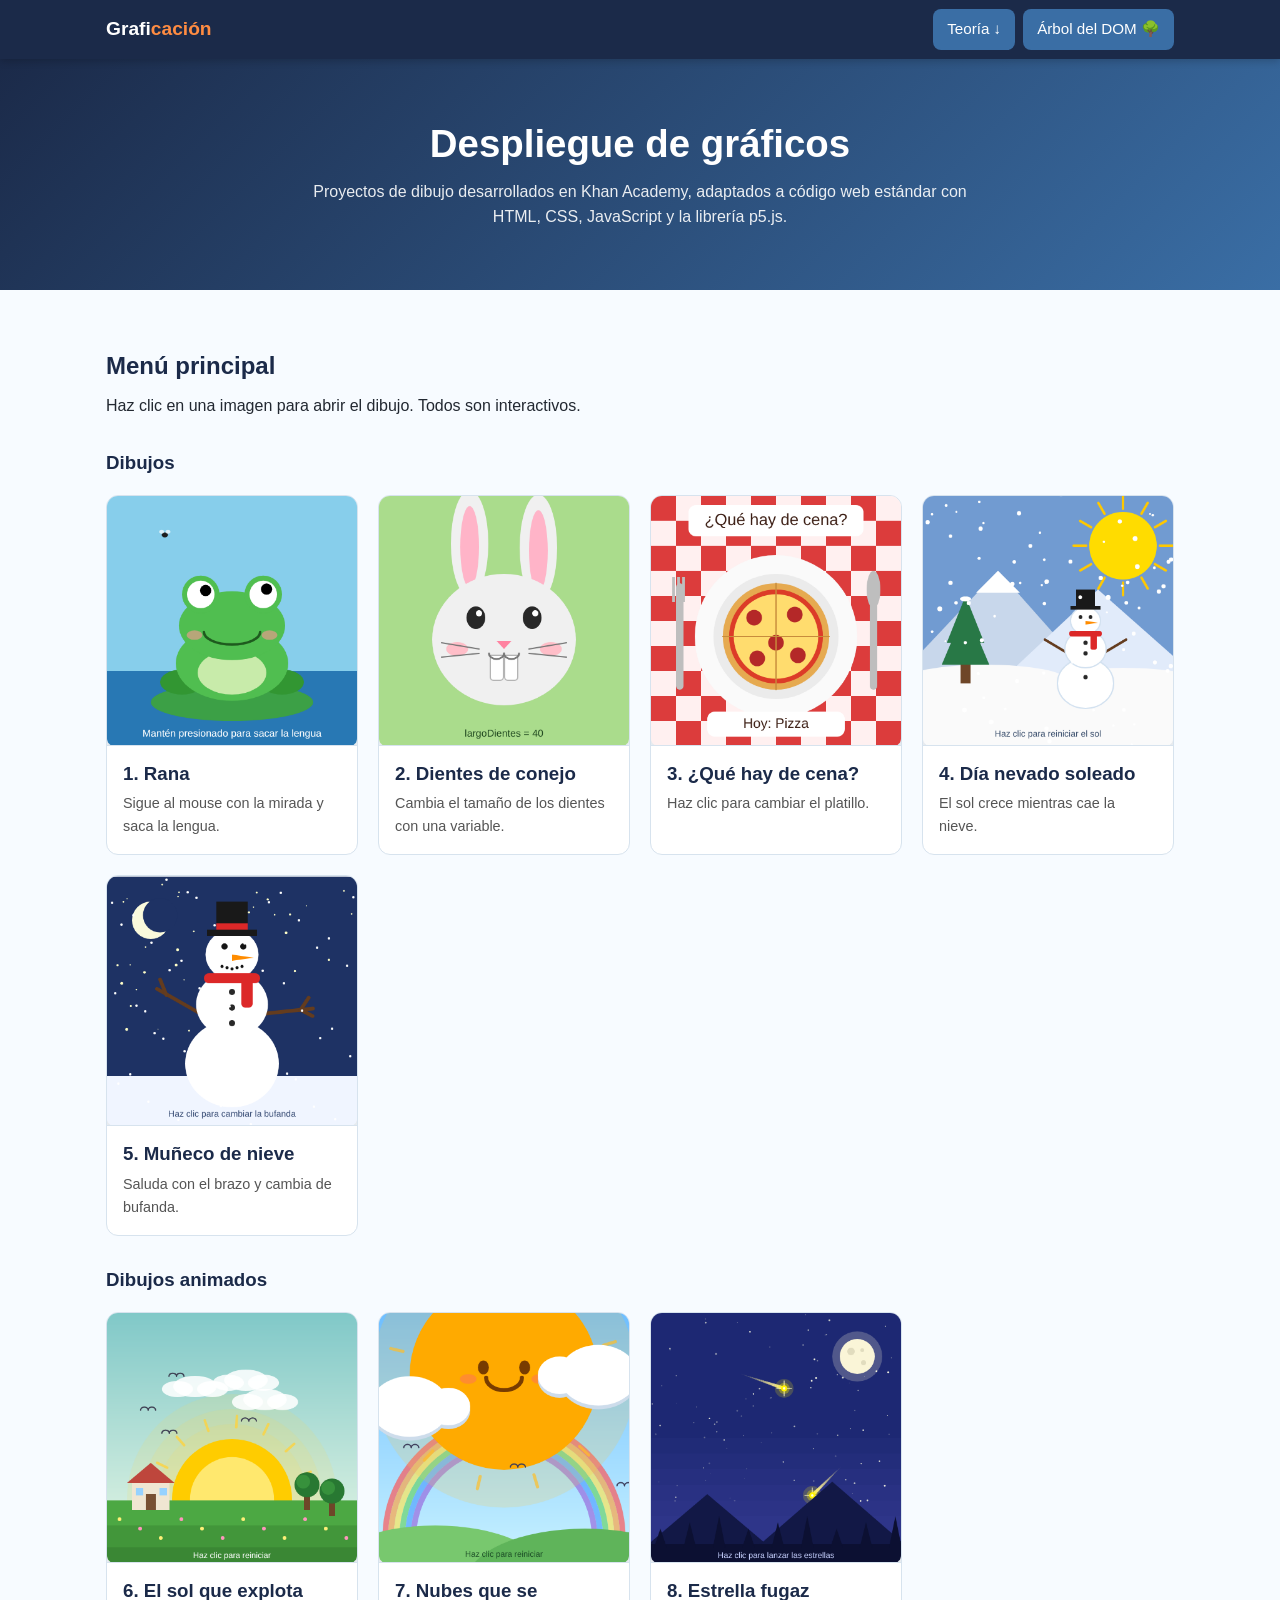
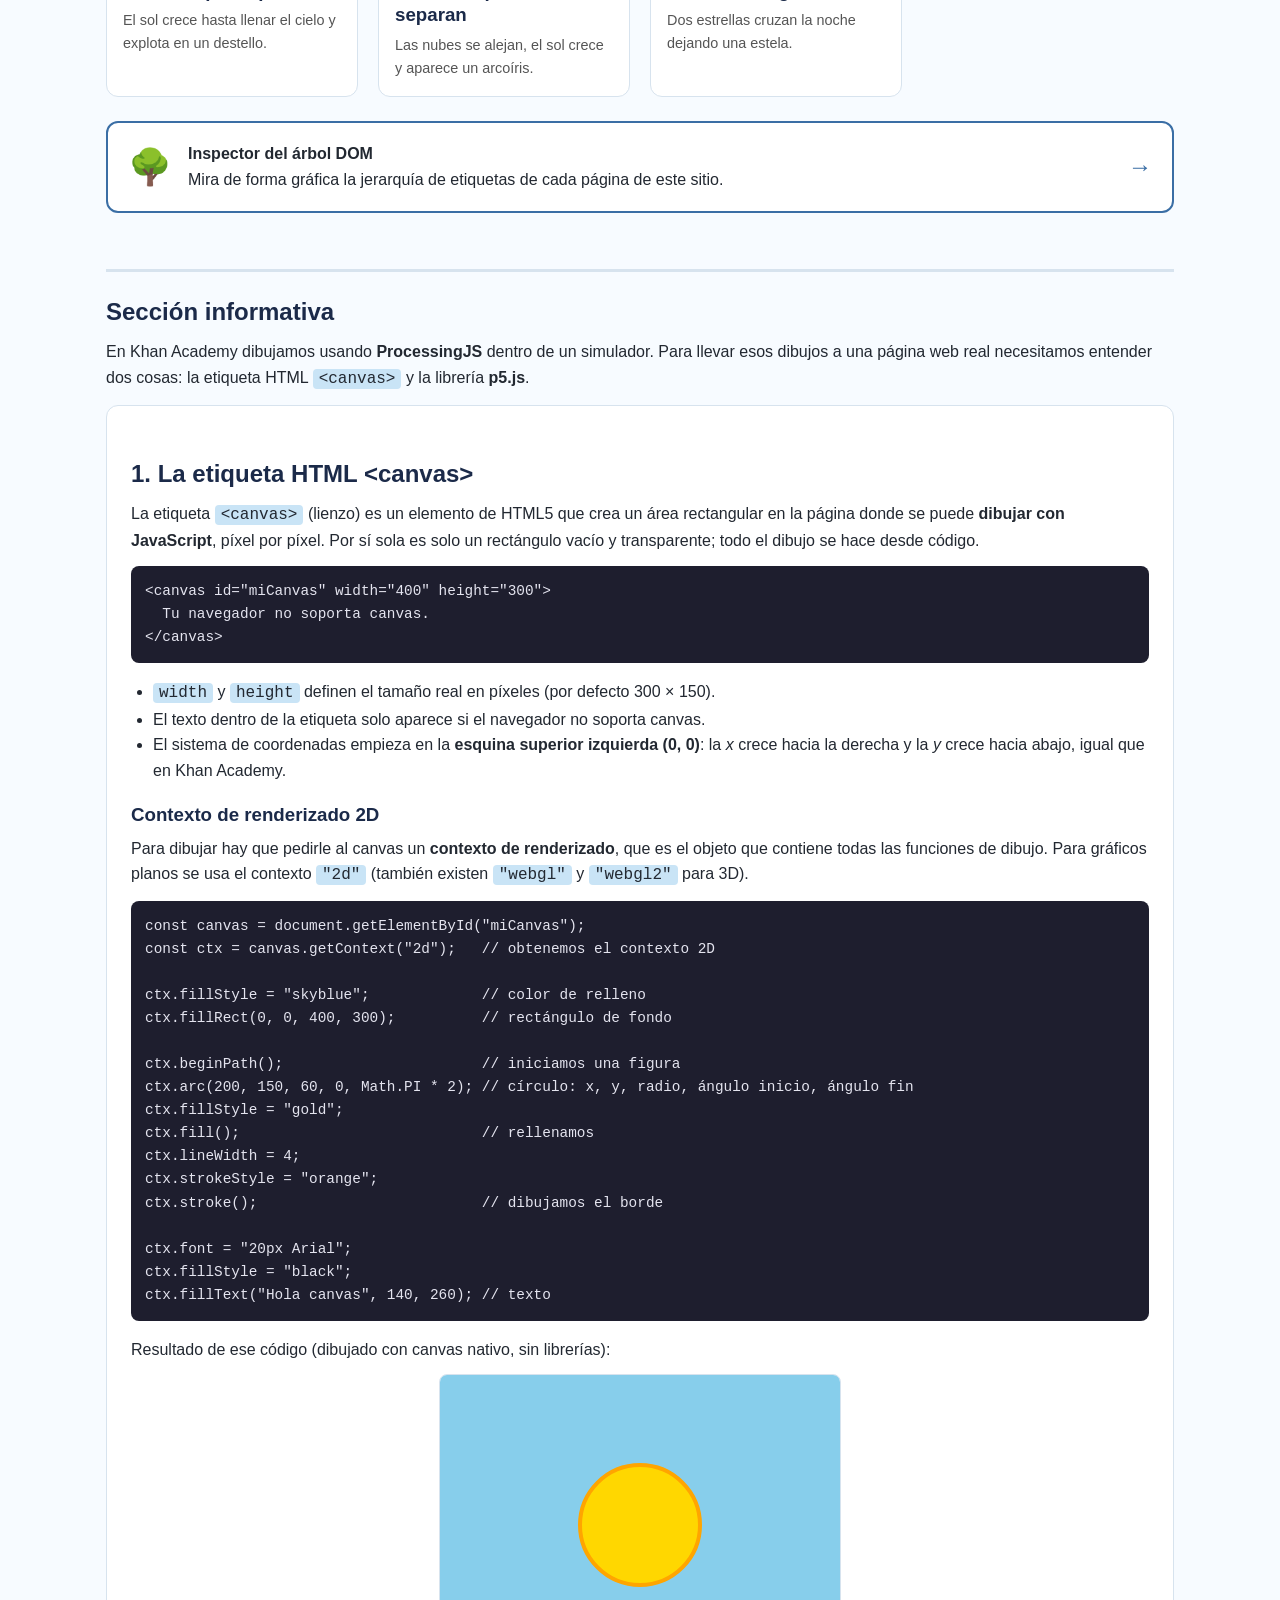
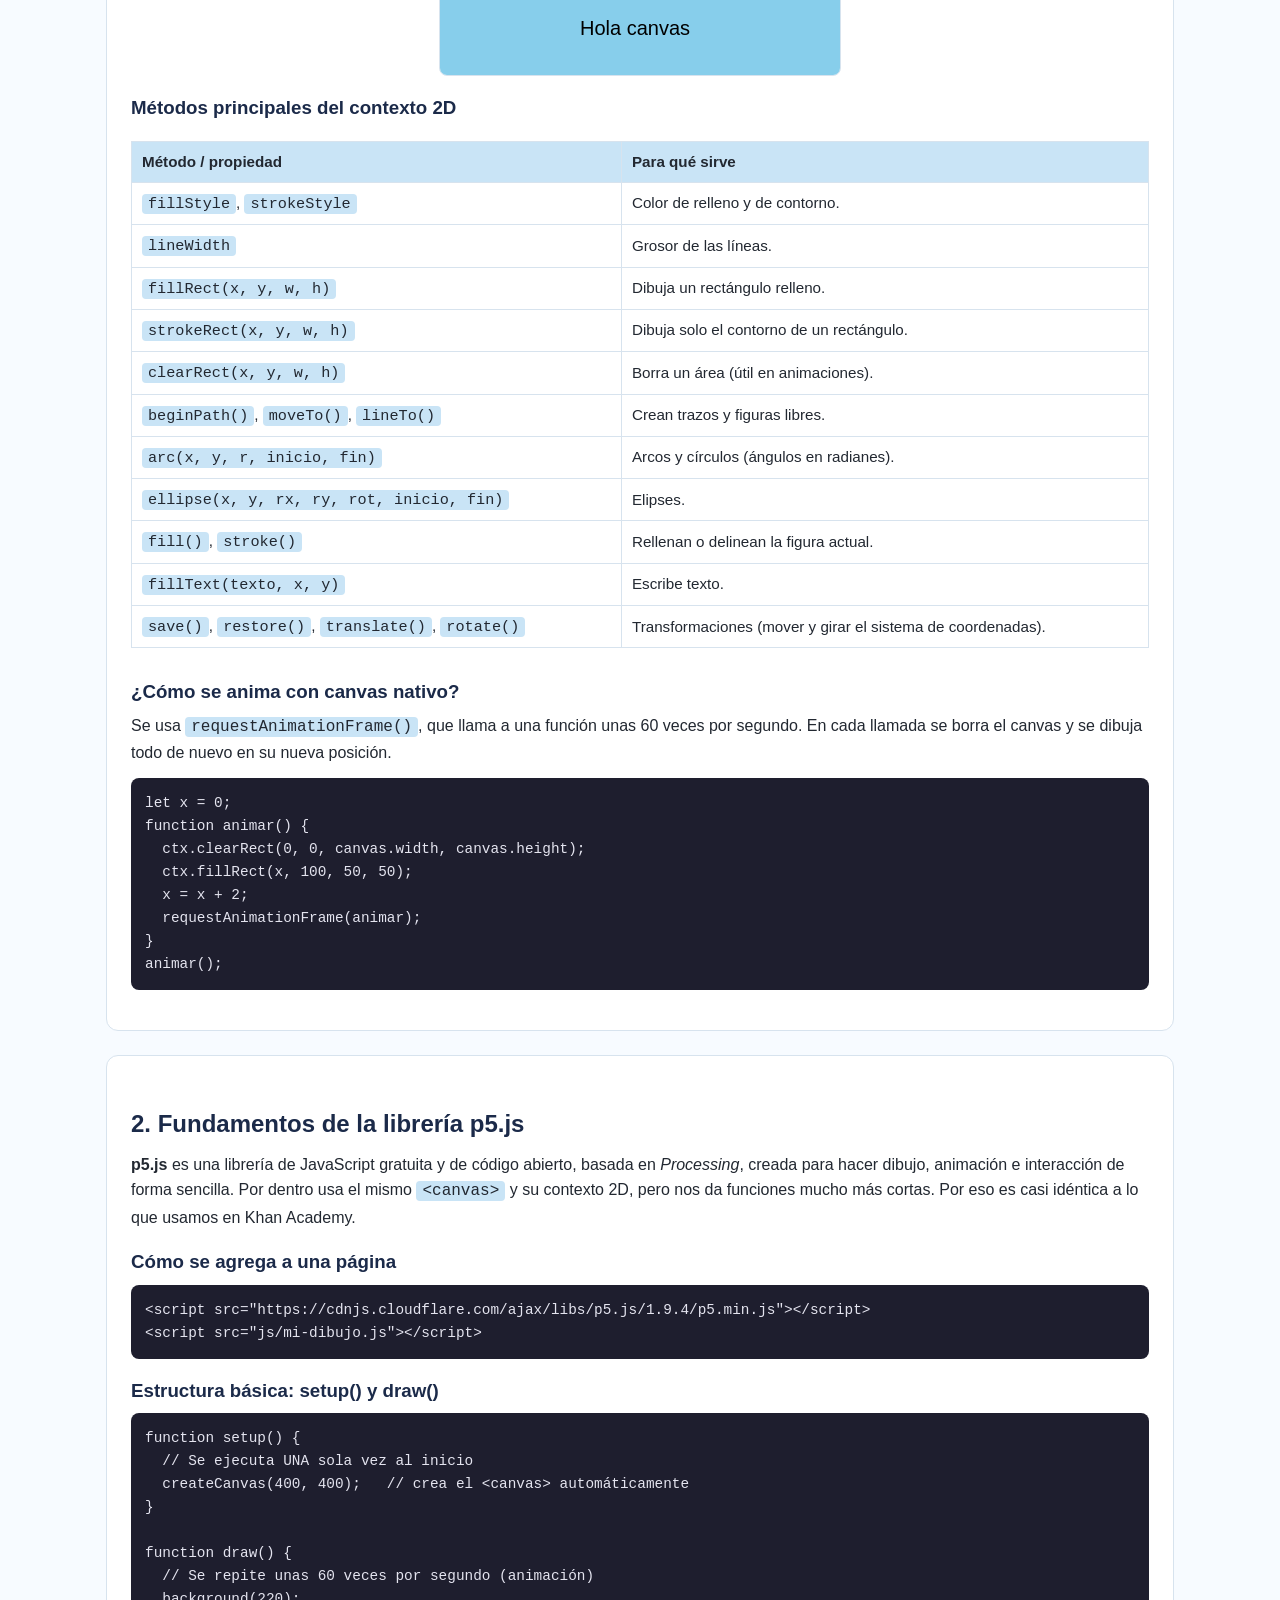
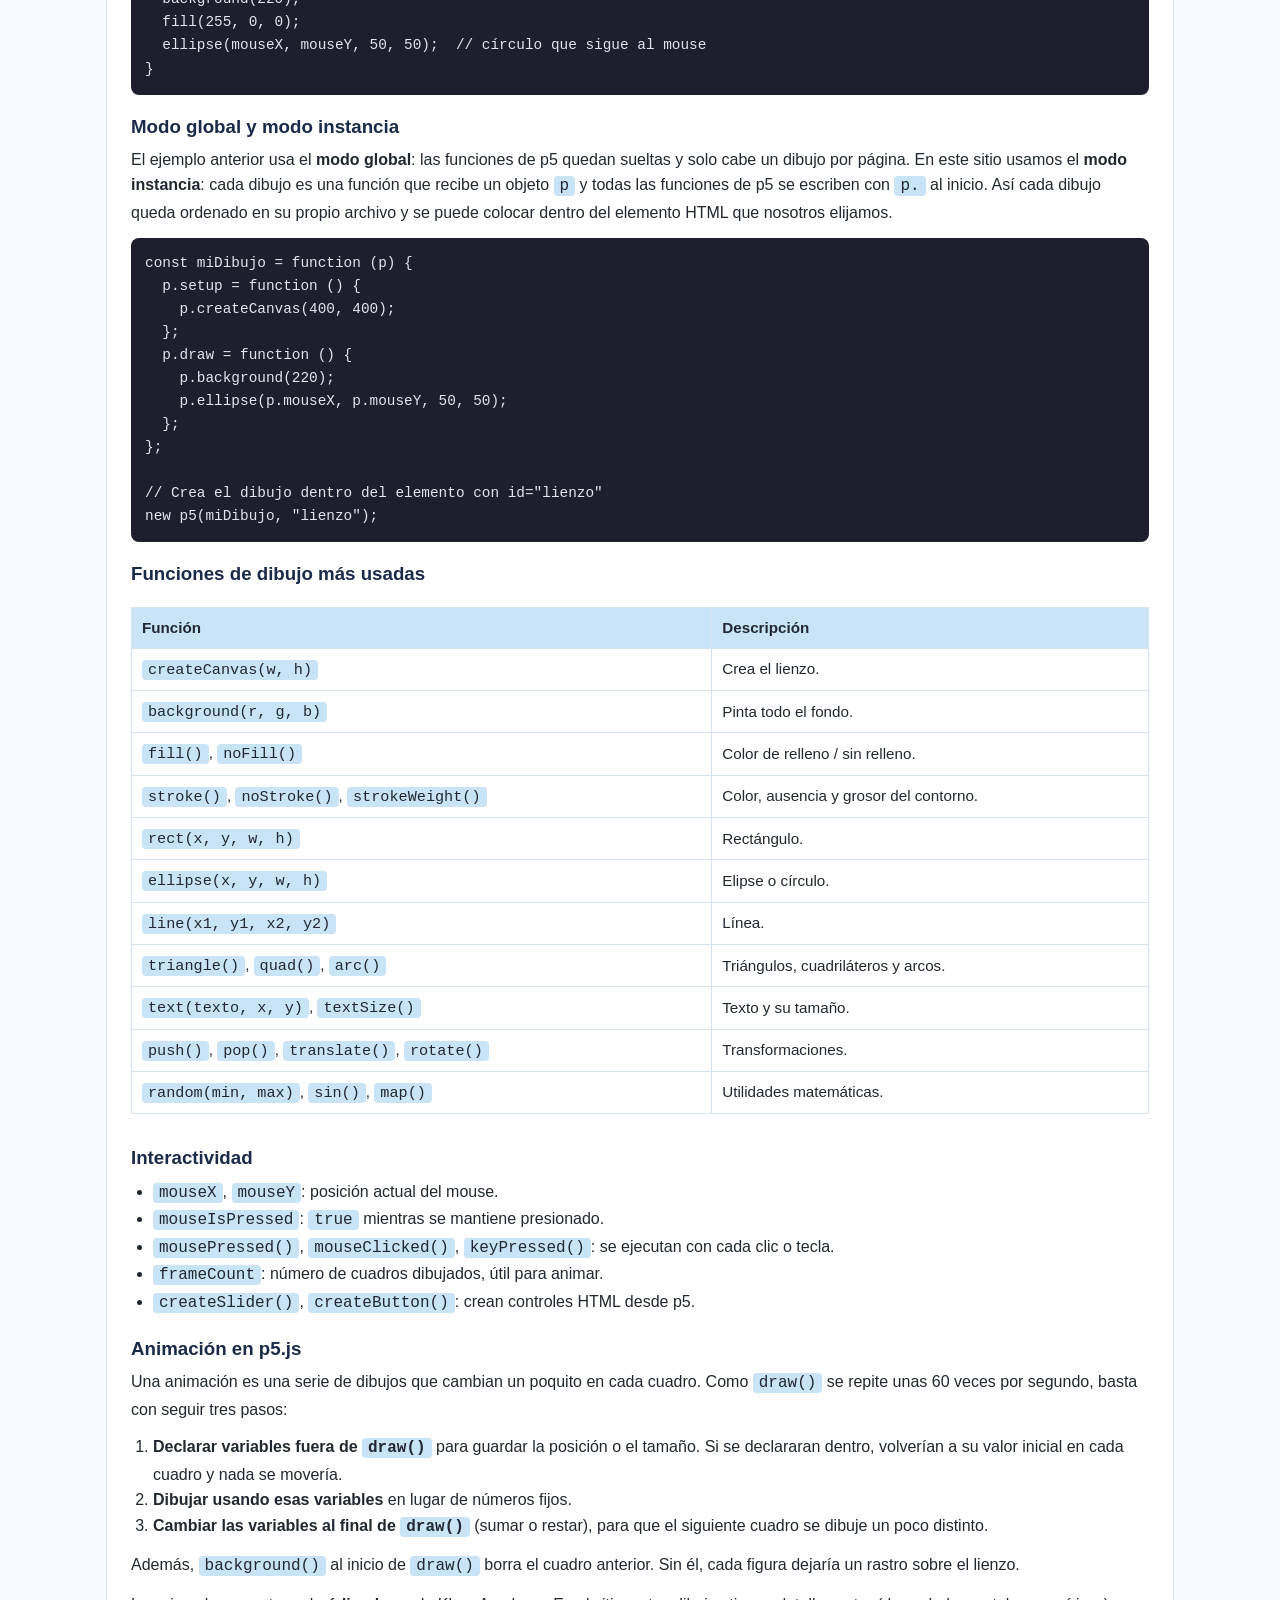
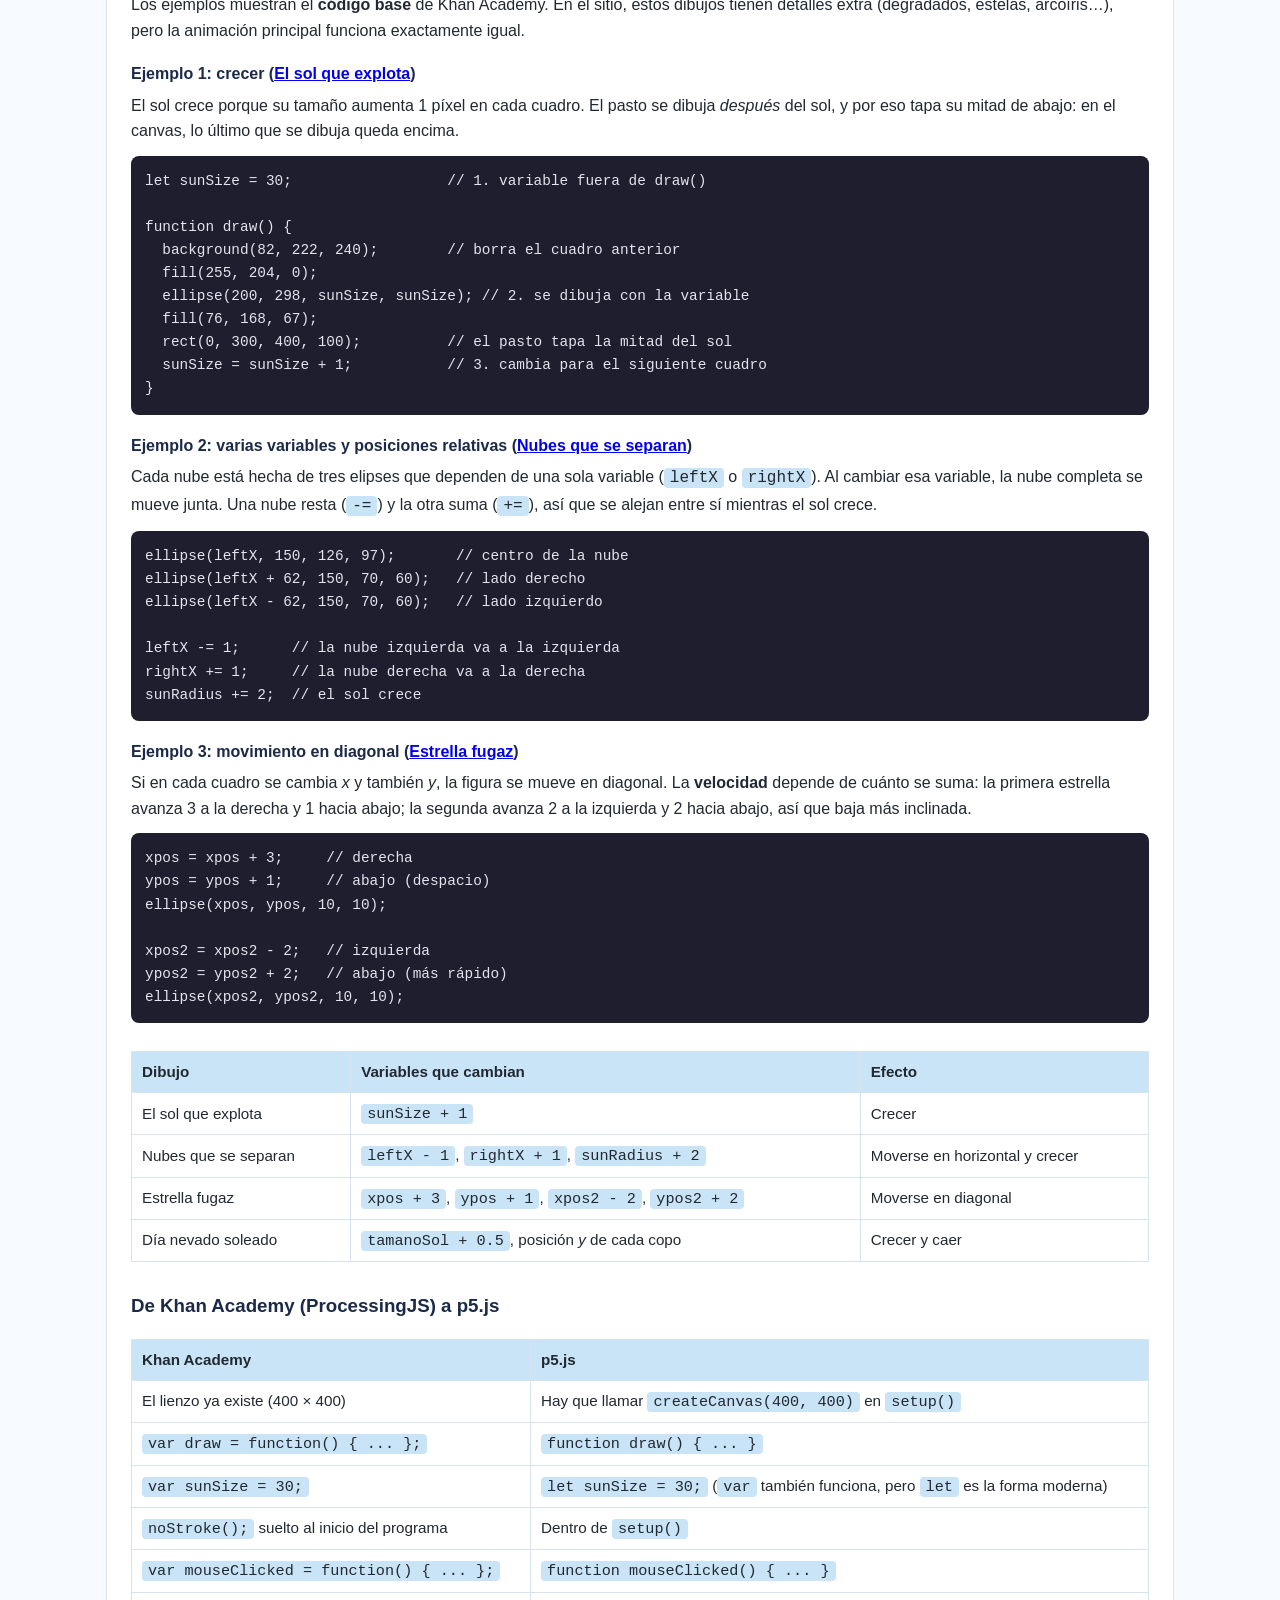
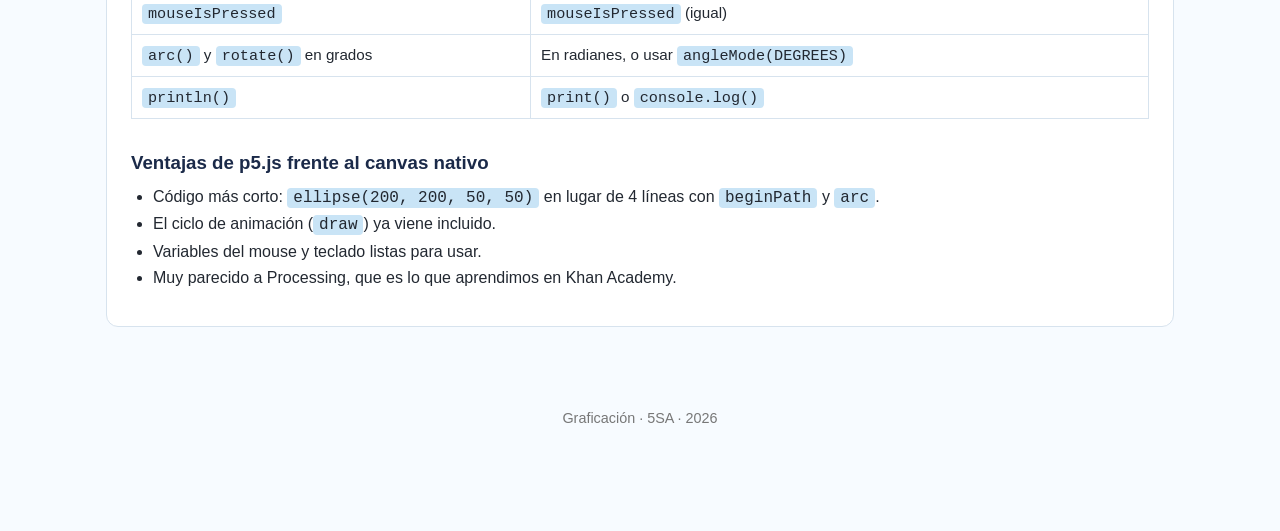
<file: index.html>
<!DOCTYPE html>
<html lang="es">
<head>
  <meta charset="UTF-8">
  <meta name="viewport" content="width=device-width, initial-scale=1.0">
  <title>Graficación | Despliegue de gráficos</title>
  <link rel="stylesheet" href="css/styles.css">
</head>
<body>

  <!-- ================= ENCABEZADO ================= -->
  <header>
    <nav>
      <a class="logo" href="index.html">Grafi<span>cación</span></a>
      <div class="acciones-header">
        <a class="boton-volver" href="#teoria">Teoría ↓</a>
        <a class="boton-volver" href="dom-inspector.html">Árbol del DOM 🌳</a>
      </div>
    </nav>
  </header>

  <div class="hero">
    <h1>Despliegue de gráficos</h1>
    <p>Proyectos de dibujo desarrollados en Khan Academy, adaptados a código web
       estándar con HTML, CSS, JavaScript y la librería p5.js.</p>
  </div>

  <main class="contenedor">

    <!-- ================= MENÚ PRINCIPAL: VISTAS PREVIAS ================= -->
    <section id="menu-principal">
      <h2>Menú principal</h2>
      <p>Haz clic en una imagen para abrir el dibujo. Todos son interactivos.</p>

      <h3 class="subtitulo-galeria">Dibujos</h3>
      <div class="galeria">
        <a class="tarjeta" href="rana.html">
          <img src="img/rana.png" alt="Vista previa del dibujo de la rana">
          <div class="info"><h3>1. Rana</h3><p>Sigue al mouse con la mirada y saca la lengua.</p></div>
        </a>
        <a class="tarjeta" href="dientes-conejo.html">
          <img src="img/dientes-conejo.png" alt="Vista previa del dibujo del conejo">
          <div class="info"><h3>2. Dientes de conejo</h3><p>Cambia el tamaño de los dientes con una variable.</p></div>
        </a>
        <a class="tarjeta" href="cena.html">
          <img src="img/cena.png" alt="Vista previa del dibujo ¿Qué hay de cena?">
          <div class="info"><h3>3. ¿Qué hay de cena?</h3><p>Haz clic para cambiar el platillo.</p></div>
        </a>
        <a class="tarjeta" href="dia-nevado.html">
          <img src="img/dia-nevado.png" alt="Vista previa del día nevado soleado">
          <div class="info"><h3>4. Día nevado soleado</h3><p>El sol crece mientras cae la nieve.</p></div>
        </a>
        <a class="tarjeta" href="muneco-nieve.html">
          <img src="img/muneco-nieve.png" alt="Vista previa del muñeco de nieve">
          <div class="info"><h3>5. Muñeco de nieve</h3><p>Saluda con el brazo y cambia de bufanda.</p></div>
        </a>
      </div>

      <h3 class="subtitulo-galeria">Dibujos animados</h3>
      <div class="galeria">
        <a class="tarjeta" href="sol-explota.html">
          <img src="img/sol-explota.png" alt="Vista previa del sol que explota">
          <div class="info"><h3>6. El sol que explota</h3><p>El sol crece hasta llenar el cielo y explota en un destello.</p></div>
        </a>
        <a class="tarjeta" href="nubes-separan.html">
          <img src="img/nubes-separan.png" alt="Vista previa de las nubes que se separan">
          <div class="info"><h3>7. Nubes que se separan</h3><p>Las nubes se alejan, el sol crece y aparece un arcoíris.</p></div>
        </a>
        <a class="tarjeta" href="estrella-fugaz.html">
          <img src="img/estrella-fugaz.png" alt="Vista previa de la estrella fugaz">
          <div class="info"><h3>8. Estrella fugaz</h3><p>Dos estrellas cruzan la noche dejando una estela.</p></div>
        </a>
      </div>

      <a class="aviso-dom" href="dom-inspector.html">
        <span class="aviso-icono">🌳</span>
        <span><strong>Inspector del árbol DOM</strong><br>
          Mira de forma gráfica la jerarquía de etiquetas de cada página de este sitio.</span>
        <span class="aviso-flecha">→</span>
      </a>
    </section>

    <!-- ================= TEORÍA ================= -->
    <section id="teoria">
      <h2 class="titulo-teoria">Sección informativa</h2>
      <p>En Khan Academy dibujamos usando <strong>ProcessingJS</strong> dentro de un simulador.
         Para llevar esos dibujos a una página web real necesitamos entender dos cosas:
         la etiqueta HTML <code>&lt;canvas&gt;</code> y la librería <strong>p5.js</strong>.</p>

      <div class="seccion">
        <h2>1. La etiqueta HTML &lt;canvas&gt;</h2>
        <p>La etiqueta <code>&lt;canvas&gt;</code> (lienzo) es un elemento de HTML5 que crea un área
           rectangular en la página donde se puede <strong>dibujar con JavaScript</strong>, píxel por píxel.
           Por sí sola es solo un rectángulo vacío y transparente; todo el dibujo se hace desde código.</p>

        <pre><code>&lt;canvas id="miCanvas" width="400" height="300"&gt;
  Tu navegador no soporta canvas.
&lt;/canvas&gt;</code></pre>

        <ul>
          <li><code>width</code> y <code>height</code> definen el tamaño real en píxeles (por defecto 300 × 150).</li>
          <li>El texto dentro de la etiqueta solo aparece si el navegador no soporta canvas.</li>
          <li>El sistema de coordenadas empieza en la <strong>esquina superior izquierda (0, 0)</strong>:
              la <em>x</em> crece hacia la derecha y la <em>y</em> crece hacia abajo, igual que en Khan Academy.</li>
        </ul>

        <h3>Contexto de renderizado 2D</h3>
        <p>Para dibujar hay que pedirle al canvas un <strong>contexto de renderizado</strong>, que es el objeto
           que contiene todas las funciones de dibujo. Para gráficos planos se usa el contexto
           <code>"2d"</code> (también existen <code>"webgl"</code> y <code>"webgl2"</code> para 3D).</p>

        <pre><code>const canvas = document.getElementById("miCanvas");
const ctx = canvas.getContext("2d");   // obtenemos el contexto 2D

ctx.fillStyle = "skyblue";             // color de relleno
ctx.fillRect(0, 0, 400, 300);          // rectángulo de fondo

ctx.beginPath();                       // iniciamos una figura
ctx.arc(200, 150, 60, 0, Math.PI * 2); // círculo: x, y, radio, ángulo inicio, ángulo fin
ctx.fillStyle = "gold";
ctx.fill();                            // rellenamos
ctx.lineWidth = 4;
ctx.strokeStyle = "orange";
ctx.stroke();                          // dibujamos el borde

ctx.font = "20px Arial";
ctx.fillStyle = "black";
ctx.fillText("Hola canvas", 140, 260); // texto</code></pre>

        <p>Resultado de ese código (dibujado con canvas nativo, sin librerías):</p>
        <canvas id="demoCanvas" width="400" height="300">Tu navegador no soporta canvas.</canvas>

        <h3>Métodos principales del contexto 2D</h3>
        <div class="tabla-scroll">
          <table>
            <tr><th>Método / propiedad</th><th>Para qué sirve</th></tr>
            <tr><td><code>fillStyle</code>, <code>strokeStyle</code></td><td>Color de relleno y de contorno.</td></tr>
            <tr><td><code>lineWidth</code></td><td>Grosor de las líneas.</td></tr>
            <tr><td><code>fillRect(x, y, w, h)</code></td><td>Dibuja un rectángulo relleno.</td></tr>
            <tr><td><code>strokeRect(x, y, w, h)</code></td><td>Dibuja solo el contorno de un rectángulo.</td></tr>
            <tr><td><code>clearRect(x, y, w, h)</code></td><td>Borra un área (útil en animaciones).</td></tr>
            <tr><td><code>beginPath()</code>, <code>moveTo()</code>, <code>lineTo()</code></td><td>Crean trazos y figuras libres.</td></tr>
            <tr><td><code>arc(x, y, r, inicio, fin)</code></td><td>Arcos y círculos (ángulos en radianes).</td></tr>
            <tr><td><code>ellipse(x, y, rx, ry, rot, inicio, fin)</code></td><td>Elipses.</td></tr>
            <tr><td><code>fill()</code>, <code>stroke()</code></td><td>Rellenan o delinean la figura actual.</td></tr>
            <tr><td><code>fillText(texto, x, y)</code></td><td>Escribe texto.</td></tr>
            <tr><td><code>save()</code>, <code>restore()</code>, <code>translate()</code>, <code>rotate()</code></td><td>Transformaciones (mover y girar el sistema de coordenadas).</td></tr>
          </table>
        </div>

        <h3>¿Cómo se anima con canvas nativo?</h3>
        <p>Se usa <code>requestAnimationFrame()</code>, que llama a una función unas 60 veces por segundo.
           En cada llamada se borra el canvas y se dibuja todo de nuevo en su nueva posición.</p>
        <pre><code>let x = 0;
function animar() {
  ctx.clearRect(0, 0, canvas.width, canvas.height);
  ctx.fillRect(x, 100, 50, 50);
  x = x + 2;
  requestAnimationFrame(animar);
}
animar();</code></pre>
      </div>

      <div class="seccion">
        <h2>2. Fundamentos de la librería p5.js</h2>
        <p><strong>p5.js</strong> es una librería de JavaScript gratuita y de código abierto, basada en
           <em>Processing</em>, creada para hacer dibujo, animación e interacción de forma sencilla.
           Por dentro usa el mismo <code>&lt;canvas&gt;</code> y su contexto 2D, pero nos da funciones mucho
           más cortas. Por eso es casi idéntica a lo que usamos en Khan Academy.</p>

        <h3>Cómo se agrega a una página</h3>
        <pre><code>&lt;script src="https://cdnjs.cloudflare.com/ajax/libs/p5.js/1.9.4/p5.min.js"&gt;&lt;/script&gt;
&lt;script src="js/mi-dibujo.js"&gt;&lt;/script&gt;</code></pre>

        <h3>Estructura básica: setup() y draw()</h3>
        <pre><code>function setup() {
  // Se ejecuta UNA sola vez al inicio
  createCanvas(400, 400);   // crea el &lt;canvas&gt; automáticamente
}

function draw() {
  // Se repite unas 60 veces por segundo (animación)
  background(220);
  fill(255, 0, 0);
  ellipse(mouseX, mouseY, 50, 50);  // círculo que sigue al mouse
}</code></pre>

        <h3>Modo global y modo instancia</h3>
        <p>El ejemplo anterior usa el <strong>modo global</strong>: las funciones de p5 quedan sueltas
           y solo cabe un dibujo por página. En este sitio usamos el <strong>modo instancia</strong>:
           cada dibujo es una función que recibe un objeto <code>p</code> y todas las funciones de p5
           se escriben con <code>p.</code> al inicio. Así cada dibujo queda ordenado en su propio archivo
           y se puede colocar dentro del elemento HTML que nosotros elijamos.</p>
        <pre><code>const miDibujo = function (p) {
  p.setup = function () {
    p.createCanvas(400, 400);
  };
  p.draw = function () {
    p.background(220);
    p.ellipse(p.mouseX, p.mouseY, 50, 50);
  };
};

// Crea el dibujo dentro del elemento con id="lienzo"
new p5(miDibujo, "lienzo");</code></pre>

        <h3>Funciones de dibujo más usadas</h3>
        <div class="tabla-scroll">
          <table>
            <tr><th>Función</th><th>Descripción</th></tr>
            <tr><td><code>createCanvas(w, h)</code></td><td>Crea el lienzo.</td></tr>
            <tr><td><code>background(r, g, b)</code></td><td>Pinta todo el fondo.</td></tr>
            <tr><td><code>fill()</code>, <code>noFill()</code></td><td>Color de relleno / sin relleno.</td></tr>
            <tr><td><code>stroke()</code>, <code>noStroke()</code>, <code>strokeWeight()</code></td><td>Color, ausencia y grosor del contorno.</td></tr>
            <tr><td><code>rect(x, y, w, h)</code></td><td>Rectángulo.</td></tr>
            <tr><td><code>ellipse(x, y, w, h)</code></td><td>Elipse o círculo.</td></tr>
            <tr><td><code>line(x1, y1, x2, y2)</code></td><td>Línea.</td></tr>
            <tr><td><code>triangle()</code>, <code>quad()</code>, <code>arc()</code></td><td>Triángulos, cuadriláteros y arcos.</td></tr>
            <tr><td><code>text(texto, x, y)</code>, <code>textSize()</code></td><td>Texto y su tamaño.</td></tr>
            <tr><td><code>push()</code>, <code>pop()</code>, <code>translate()</code>, <code>rotate()</code></td><td>Transformaciones.</td></tr>
            <tr><td><code>random(min, max)</code>, <code>sin()</code>, <code>map()</code></td><td>Utilidades matemáticas.</td></tr>
          </table>
        </div>

        <h3>Interactividad</h3>
        <ul>
          <li><code>mouseX</code>, <code>mouseY</code>: posición actual del mouse.</li>
          <li><code>mouseIsPressed</code>: <code>true</code> mientras se mantiene presionado.</li>
          <li><code>mousePressed()</code>, <code>mouseClicked()</code>, <code>keyPressed()</code>: se ejecutan con cada clic o tecla.</li>
          <li><code>frameCount</code>: número de cuadros dibujados, útil para animar.</li>
          <li><code>createSlider()</code>, <code>createButton()</code>: crean controles HTML desde p5.</li>
        </ul>

        <h3>Animación en p5.js</h3>
        <p>Una animación es una serie de dibujos que cambian un poquito en cada cuadro. Como
           <code>draw()</code> se repite unas 60 veces por segundo, basta con seguir tres pasos:</p>
        <ol>
          <li><strong>Declarar variables fuera de <code>draw()</code></strong> para guardar la posición o el tamaño.
              Si se declararan dentro, volverían a su valor inicial en cada cuadro y nada se movería.</li>
          <li><strong>Dibujar usando esas variables</strong> en lugar de números fijos.</li>
          <li><strong>Cambiar las variables al final de <code>draw()</code></strong> (sumar o restar), para que el
              siguiente cuadro se dibuje un poco distinto.</li>
        </ol>
        <p>Además, <code>background()</code> al inicio de <code>draw()</code> borra el cuadro anterior.
           Sin él, cada figura dejaría un rastro sobre el lienzo.</p>

        <p>Los ejemplos muestran el <strong>código base</strong> de Khan Academy. En el sitio, estos dibujos
           tienen detalles extra (degradados, estelas, arcoíris…), pero la animación principal funciona exactamente igual.</p>

        <h4>Ejemplo 1: crecer (<a href="sol-explota.html">El sol que explota</a>)</h4>
        <p>El sol crece porque su tamaño aumenta 1 píxel en cada cuadro. El pasto se dibuja
           <em>después</em> del sol, y por eso tapa su mitad de abajo: en el canvas, lo último que se dibuja queda encima.</p>
        <pre><code>let sunSize = 30;                  // 1. variable fuera de draw()

function draw() {
  background(82, 222, 240);        // borra el cuadro anterior
  fill(255, 204, 0);
  ellipse(200, 298, sunSize, sunSize); // 2. se dibuja con la variable
  fill(76, 168, 67);
  rect(0, 300, 400, 100);          // el pasto tapa la mitad del sol
  sunSize = sunSize + 1;           // 3. cambia para el siguiente cuadro
}</code></pre>

        <h4>Ejemplo 2: varias variables y posiciones relativas (<a href="nubes-separan.html">Nubes que se separan</a>)</h4>
        <p>Cada nube está hecha de tres elipses que dependen de una sola variable (<code>leftX</code> o
           <code>rightX</code>). Al cambiar esa variable, la nube completa se mueve junta. Una nube resta
           (<code>-=</code>) y la otra suma (<code>+=</code>), así que se alejan entre sí mientras el sol crece.</p>
        <pre><code>ellipse(leftX, 150, 126, 97);       // centro de la nube
ellipse(leftX + 62, 150, 70, 60);   // lado derecho
ellipse(leftX - 62, 150, 70, 60);   // lado izquierdo

leftX -= 1;      // la nube izquierda va a la izquierda
rightX += 1;     // la nube derecha va a la derecha
sunRadius += 2;  // el sol crece</code></pre>

        <h4>Ejemplo 3: movimiento en diagonal (<a href="estrella-fugaz.html">Estrella fugaz</a>)</h4>
        <p>Si en cada cuadro se cambia <em>x</em> y también <em>y</em>, la figura se mueve en diagonal. La
           <strong>velocidad</strong> depende de cuánto se suma: la primera estrella avanza 3 a la derecha y 1 hacia
           abajo; la segunda avanza 2 a la izquierda y 2 hacia abajo, así que baja más inclinada.</p>
        <pre><code>xpos = xpos + 3;     // derecha
ypos = ypos + 1;     // abajo (despacio)
ellipse(xpos, ypos, 10, 10);

xpos2 = xpos2 - 2;   // izquierda
ypos2 = ypos2 + 2;   // abajo (más rápido)
ellipse(xpos2, ypos2, 10, 10);</code></pre>

        <div class="tabla-scroll">
          <table>
            <tr><th>Dibujo</th><th>Variables que cambian</th><th>Efecto</th></tr>
            <tr><td>El sol que explota</td><td><code>sunSize + 1</code></td><td>Crecer</td></tr>
            <tr><td>Nubes que se separan</td><td><code>leftX - 1</code>, <code>rightX + 1</code>, <code>sunRadius + 2</code></td><td>Moverse en horizontal y crecer</td></tr>
            <tr><td>Estrella fugaz</td><td><code>xpos + 3</code>, <code>ypos + 1</code>, <code>xpos2 - 2</code>, <code>ypos2 + 2</code></td><td>Moverse en diagonal</td></tr>
            <tr><td>Día nevado soleado</td><td><code>tamanoSol + 0.5</code>, posición <em>y</em> de cada copo</td><td>Crecer y caer</td></tr>
          </table>
        </div>

        <h3>De Khan Academy (ProcessingJS) a p5.js</h3>
        <div class="tabla-scroll">
          <table>
            <tr><th>Khan Academy</th><th>p5.js</th></tr>
            <tr><td>El lienzo ya existe (400 × 400)</td><td>Hay que llamar <code>createCanvas(400, 400)</code> en <code>setup()</code></td></tr>
            <tr><td><code>var draw = function() { ... };</code></td><td><code>function draw() { ... }</code></td></tr>
            <tr><td><code>var sunSize = 30;</code></td><td><code>let sunSize = 30;</code> (<code>var</code> también funciona, pero <code>let</code> es la forma moderna)</td></tr>
            <tr><td><code>noStroke();</code> suelto al inicio del programa</td><td>Dentro de <code>setup()</code></td></tr>
            <tr><td><code>var mouseClicked = function() { ... };</code></td><td><code>function mouseClicked() { ... }</code></td></tr>
            <tr><td><code>mouseIsPressed</code></td><td><code>mouseIsPressed</code> (igual)</td></tr>
            <tr><td><code>arc()</code> y <code>rotate()</code> en grados</td><td>En radianes, o usar <code>angleMode(DEGREES)</code></td></tr>
            <tr><td><code>println()</code></td><td><code>print()</code> o <code>console.log()</code></td></tr>
          </table>
        </div>

        <h3>Ventajas de p5.js frente al canvas nativo</h3>
        <ul>
          <li>Código más corto: <code>ellipse(200, 200, 50, 50)</code> en lugar de 4 líneas con <code>beginPath</code> y <code>arc</code>.</li>
          <li>El ciclo de animación (<code>draw</code>) ya viene incluido.</li>
          <li>Variables del mouse y teclado listas para usar.</li>
          <li>Muy parecido a Processing, que es lo que aprendimos en Khan Academy.</li>
        </ul>
      </div>
    </section>
  </main>

  <footer>Graficación · 5SA · 2026</footer>

  <script src="js/teoria.js"></script>
</body>
</html>
</file>
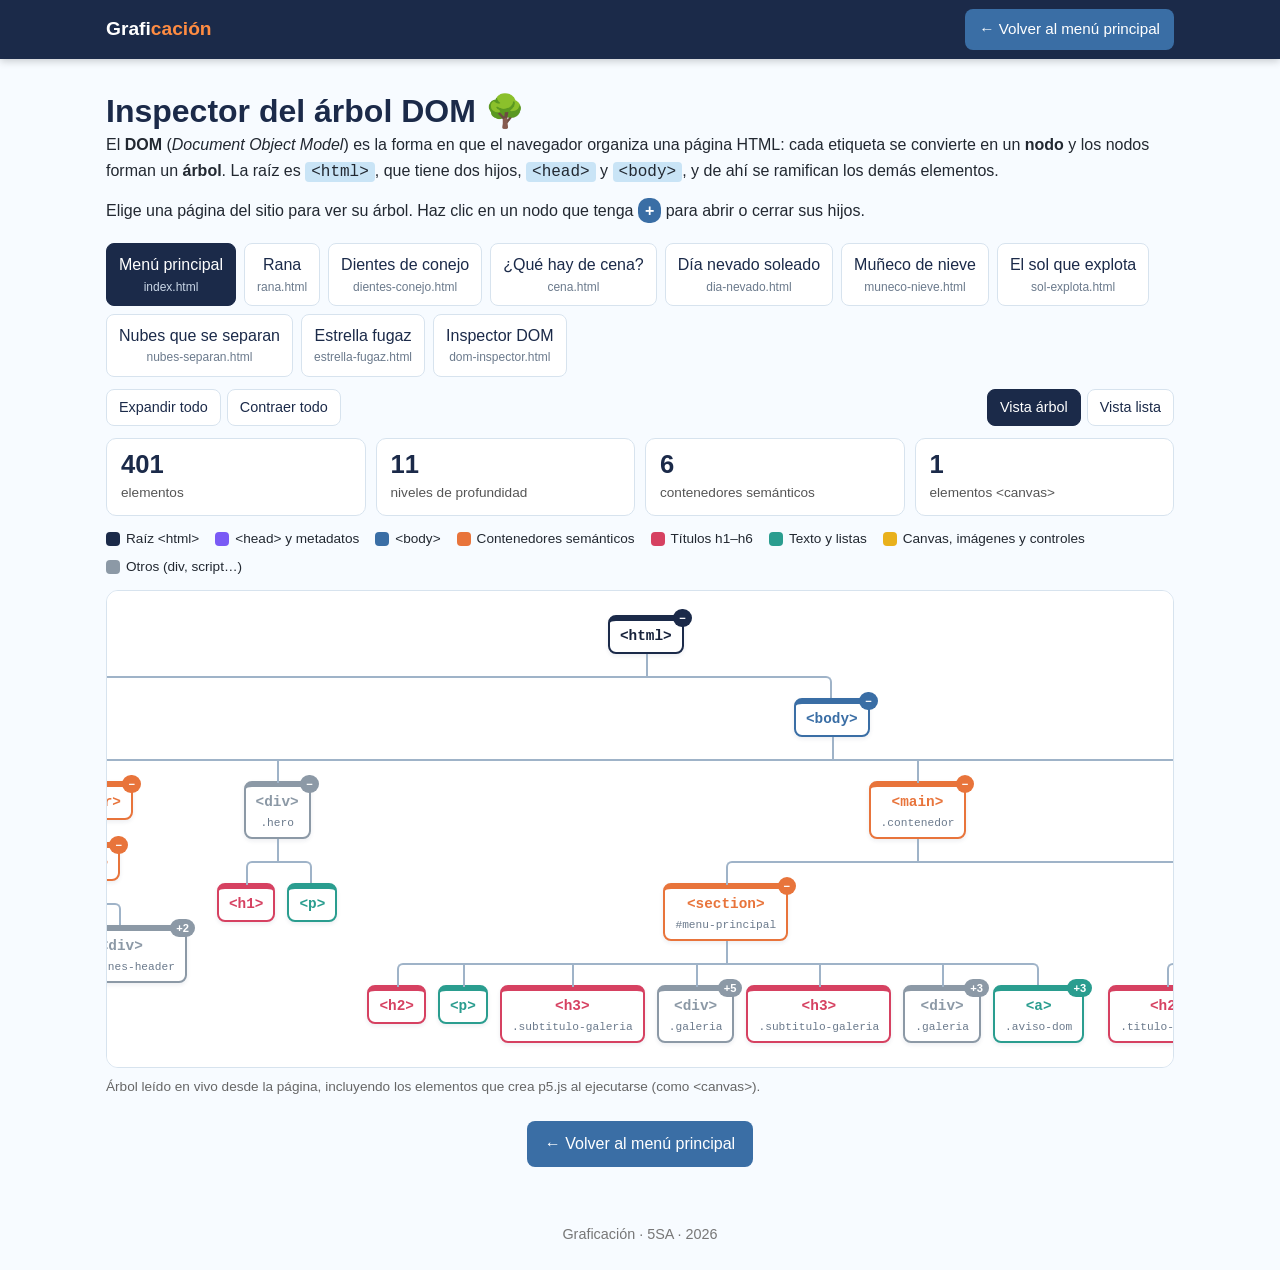
<file: dom-inspector.html>
<!DOCTYPE html>
<html lang="es">
<head>
  <meta charset="UTF-8">
  <meta name="viewport" content="width=device-width, initial-scale=1.0">
  <title>Inspector del DOM | Graficación</title>
  <link rel="stylesheet" href="css/styles.css">
  <link rel="stylesheet" href="css/dom-inspector.css">
</head>
<body>
  <header>
    <nav>
      <a class="logo" href="index.html">Grafi<span>cación</span></a>
      <a class="boton-volver" href="index.html">← Volver al menú principal</a>
    </nav>
  </header>

  <main class="contenedor">
    <h1>Inspector del árbol DOM 🌳</h1>
    <p>El <strong>DOM</strong> (<em>Document Object Model</em>) es la forma en que el navegador
       organiza una página HTML: cada etiqueta se convierte en un <strong>nodo</strong> y los nodos
       forman un <strong>árbol</strong>. La raíz es <code>&lt;html&gt;</code>, que tiene dos hijos,
       <code>&lt;head&gt;</code> y <code>&lt;body&gt;</code>, y de ahí se ramifican los demás elementos.</p>
    <p>Elige una página del sitio para ver su árbol. Haz clic en un nodo que tenga
       <span class="mas-ejemplo">+</span> para abrir o cerrar sus hijos.</p>

    <!-- Selector de página -->
    <div class="selector" id="selector" role="tablist"></div>

    <!-- Controles -->
    <div class="barra">
      <div class="grupo">
        <button type="button" id="btnExpandir">Expandir todo</button>
        <button type="button" id="btnContraer">Contraer todo</button>
      </div>
      <div class="grupo">
        <button type="button" id="btnVistaArbol" class="activo">Vista árbol</button>
        <button type="button" id="btnVistaLista">Vista lista</button>
      </div>
    </div>

    <!-- Datos de la página elegida -->
    <div class="estadisticas" id="estadisticas"></div>

    <!-- Leyenda de colores -->
    <div class="leyenda">
      <span><i class="n-raiz"></i>Raíz &lt;html&gt;</span>
      <span><i class="n-head"></i>&lt;head&gt; y metadatos</span>
      <span><i class="n-body"></i>&lt;body&gt;</span>
      <span><i class="n-semantica"></i>Contenedores semánticos</span>
      <span><i class="n-titulo"></i>Títulos h1–h6</span>
      <span><i class="n-texto"></i>Texto y listas</span>
      <span><i class="n-media"></i>Canvas, imágenes y controles</span>
      <span><i class="n-otro"></i>Otros (div, script…)</span>
    </div>

    <!-- Aquí se dibuja el árbol -->
    <div class="lienzo-arbol" id="contenedorArbol">
      <div id="arbol" class="arbol"></div>
    </div>
    <p class="nota" id="nota"></p>

    <div class="centrado">
      <a class="boton" href="index.html">← Volver al menú principal</a>
    </div>
  </main>

  <footer>Graficación · 5SA · 2026</footer>

  <script src="js/dom-datos.js"></script>
  <script src="js/dom-inspector.js"></script>
</body>
</html>
</file>
<file: css/styles.css>
/* ===== Variables de color ===== */
:root {
  --azul-oscuro: #1b2a49;
  --azul: #3a6ea5;
  --celeste: #c9e4f6;
  --nieve: #f7fbff;
  --acento: #ff8c42;
  --texto: #222831;
  --borde: #d7e3ee;
}

* { box-sizing: border-box; margin: 0; padding: 0; }

body {
  font-family: "Segoe UI", Roboto, Arial, sans-serif;
  background: var(--nieve);
  color: var(--texto);
  line-height: 1.6;
}

/* ===== Menú de navegación ===== */
header {
  background: var(--azul-oscuro);
  position: sticky;
  top: 0;
  z-index: 10;
  box-shadow: 0 2px 8px rgba(0, 0, 0, 0.2);
}

nav {
  max-width: 1100px;
  margin: 0 auto;
  display: flex;
  align-items: center;
  justify-content: space-between;
  padding: 0 16px;
}

.logo {
  color: white;
  font-weight: 700;
  font-size: 1.2rem;
  text-decoration: none;
  padding: 14px 0;
}

.logo span { color: var(--acento); }

.boton-volver {
  color: white;
  text-decoration: none;
  background: var(--azul);
  padding: 8px 14px;
  border-radius: 8px;
  font-size: 0.95rem;
}

.boton-volver:hover { background: var(--acento); }

/* ===== Contenido ===== */
.contenedor {
  max-width: 1100px;
  margin: 0 auto;
  padding: 32px 16px;
}

.hero {
  background: linear-gradient(135deg, var(--azul-oscuro), var(--azul));
  color: white;
  text-align: center;
  padding: 60px 16px;
}

.hero h1 { font-size: 2.4rem; margin-bottom: 10px; }
.hero p { max-width: 700px; margin: 0 auto; opacity: 0.9; }

h1, h2, h3 { color: var(--azul-oscuro); line-height: 1.3; }
.hero h1 { color: white; }
h2 { margin: 28px 0 12px; }
h3 { margin: 20px 0 8px; }
p { margin-bottom: 12px; }

/* ===== Tarjetas de proyectos ===== */
.galeria {
  display: grid;
  grid-template-columns: repeat(auto-fill, minmax(220px, 1fr));
  gap: 20px;
  margin-top: 20px;
}

.tarjeta {
  background: white;
  border: 1px solid var(--borde);
  border-radius: 12px;
  overflow: hidden;
  text-decoration: none;
  color: var(--texto);
  transition: transform 0.2s, box-shadow 0.2s;
}

.tarjeta:hover {
  transform: translateY(-4px);
  box-shadow: 0 8px 20px rgba(27, 42, 73, 0.15);
}

.tarjeta img {
  display: block;
  width: 100%;
  aspect-ratio: 1 / 1;
  object-fit: cover;
  border-bottom: 1px solid var(--borde);
}

.tarjeta .info { padding: 16px; }
.tarjeta h3 { margin: 0 0 6px; }
.tarjeta p { font-size: 0.9rem; margin: 0; color: #555; }

/* ===== Página de proyecto ===== */
.pagina[hidden] { display: none; }

.lienzo {
  display: flex;
  justify-content: center;
  margin: 20px 0;
  min-height: 200px;
}

.controles {
  text-align: center;
  margin-bottom: 16px;
}

.lienzo canvas {
  border-radius: 12px;
  box-shadow: 0 6px 18px rgba(0, 0, 0, 0.15);
  max-width: 100%;
  height: auto !important;
}

.instrucciones {
  background: white;
  border-left: 4px solid var(--acento);
  padding: 12px 16px;
  border-radius: 6px;
}

.centrado {
  text-align: center;
  margin-top: 24px;
}

.titulo-teoria {
  margin-top: 56px;
  padding-top: 24px;
  border-top: 3px solid var(--borde);
}

html { scroll-behavior: smooth; }

.boton {
  display: inline-block;
  background: var(--azul);
  color: white;
  padding: 10px 18px;
  border-radius: 8px;
  text-decoration: none;
}

.boton:hover { background: var(--azul-oscuro); }

/* ===== Teoría ===== */
.seccion {
  background: white;
  border: 1px solid var(--borde);
  border-radius: 12px;
  padding: 24px;
  margin-bottom: 24px;
}

pre {
  background: #1e1e2e;
  color: #e4e4ef;
  padding: 14px;
  border-radius: 8px;
  overflow-x: auto;
  font-size: 0.9rem;
  margin: 10px 0 16px;
}

code { font-family: Consolas, "Courier New", monospace; }

p code, li code, td code {
  background: var(--celeste);
  padding: 1px 6px;
  border-radius: 4px;
}

ul, ol { margin: 0 0 12px 22px; }

table {
  width: 100%;
  border-collapse: collapse;
  margin: 12px 0;
  font-size: 0.95rem;
}

th, td {
  border: 1px solid var(--borde);
  padding: 8px 10px;
  text-align: left;
}

th { background: var(--celeste); }

.tabla-scroll { overflow-x: auto; }

#demoCanvas {
  display: block;
  margin: 12px auto;
  border-radius: 8px;
  border: 1px solid var(--borde);
  max-width: 100%;
}

footer {
  text-align: center;
  padding: 24px 16px;
  color: #777;
  font-size: 0.9rem;
}

/* ===== Responsivo (celular) ===== */
@media (max-width: 600px) {
  .hero h1 { font-size: 1.8rem; }
  .boton-volver { font-size: 0.85rem; padding: 6px 10px; }
}

/* ===== Botones del encabezado y acceso al inspector DOM ===== */
.acciones-header { display: flex; gap: 8px; }

.aviso-dom {
  display: flex;
  align-items: center;
  gap: 16px;
  margin-top: 24px;
  padding: 16px 20px;
  background: white;
  border: 2px solid var(--azul);
  border-radius: 12px;
  color: var(--texto);
  text-decoration: none;
  transition: transform 0.2s, box-shadow 0.2s;
}

.aviso-dom:hover {
  transform: translateY(-2px);
  box-shadow: 0 8px 20px rgba(27, 42, 73, 0.15);
}

.aviso-icono { font-size: 2.2rem; }
.aviso-flecha { margin-left: auto; font-size: 1.5rem; color: var(--azul); }

@media (max-width: 600px) {
  .acciones-header { gap: 4px; }
}

.subtitulo-galeria { margin-top: 32px; }

h4 { color: var(--azul-oscuro); margin: 18px 0 6px; }
</file>
<file: css/dom-inspector.css>
/* ===== Estilos del inspector del DOM ===== */

/* Colores de cada tipo de nodo */
:root {
  --c-raiz: #1b2a49;
  --c-head: #7a5af5;
  --c-body: #3a6ea5;
  --c-semantica: #e8743b;
  --c-titulo: #d64161;
  --c-texto: #2a9d8f;
  --c-media: #e9b11c;
  --c-otro: #8c99a6;
  --linea: #9fb3c8;
}

/* Selector de páginas */
.selector {
  display: flex;
  flex-wrap: wrap;
  gap: 8px;
  margin: 20px 0 12px;
}

.selector button,
.barra button {
  font: inherit;
  cursor: pointer;
  border: 1px solid var(--borde);
  background: white;
  color: var(--azul-oscuro);
  border-radius: 8px;
  padding: 8px 12px;
}

.selector button small {
  display: block;
  font-size: 0.75rem;
  color: #6b7a8c;
}

.selector button.activo,
.barra button.activo {
  background: var(--azul-oscuro);
  border-color: var(--azul-oscuro);
  color: white;
}

.selector button.activo small { color: #c9d6e6; }

.barra {
  display: flex;
  flex-wrap: wrap;
  justify-content: space-between;
  gap: 8px;
  margin-bottom: 12px;
}

.barra .grupo { display: flex; gap: 6px; flex-wrap: wrap; }
.barra button { padding: 6px 12px; font-size: 0.9rem; }

/* Estadísticas */
.estadisticas {
  display: grid;
  grid-template-columns: repeat(auto-fit, minmax(140px, 1fr));
  gap: 10px;
  margin-bottom: 12px;
}

.dato {
  background: white;
  border: 1px solid var(--borde);
  border-radius: 10px;
  padding: 10px 14px;
}

.dato strong { display: block; font-size: 1.6rem; color: var(--azul-oscuro); line-height: 1.2; }
.dato span { font-size: 0.85rem; color: #555; }

/* Leyenda */
.leyenda {
  display: flex;
  flex-wrap: wrap;
  gap: 6px 16px;
  font-size: 0.85rem;
  margin-bottom: 12px;
}

.leyenda span { display: inline-flex; align-items: center; gap: 6px; }
.leyenda i { width: 14px; height: 14px; border-radius: 4px; display: inline-block; }

.n-raiz      { --c: var(--c-raiz); }
.n-head      { --c: var(--c-head); }
.n-body      { --c: var(--c-body); }
.n-semantica { --c: var(--c-semantica); }
.n-titulo    { --c: var(--c-titulo); }
.n-texto     { --c: var(--c-texto); }
.n-media     { --c: var(--c-media); }
.n-otro      { --c: var(--c-otro); }
.leyenda i   { background: var(--c); }

.mas-ejemplo {
  display: inline-block;
  background: var(--azul);
  color: white;
  border-radius: 10px;
  padding: 0 7px;
  font-weight: 700;
}

/* Contenedor del árbol (con scroll si es muy ancho) */
.lienzo-arbol {
  background: white;
  border: 1px solid var(--borde);
  border-radius: 12px;
  padding: 24px 12px;
  overflow: auto;
  max-height: 75vh;
}

.cargando { text-align: center; color: #666; margin: 40px 0; }
.nota { font-size: 0.85rem; color: #666; margin-top: 8px; }

/* El iframe que lee las otras páginas no se ve */
iframe.lector {
  position: absolute;
  left: -10000px;
  top: 0;
  width: 1000px;
  height: 800px;
  border: 0;
}

/* ===== Caja de cada nodo ===== */
.nodo {
  font: inherit;
  display: inline-flex;
  flex-direction: column;
  align-items: center;
  gap: 1px;
  background: white;
  border: 2px solid var(--c);
  border-top-width: 6px;
  border-radius: 8px;
  padding: 4px 10px;
  cursor: default;
  color: var(--texto);
  white-space: nowrap;
  position: relative;
  box-shadow: 0 2px 4px rgba(27, 42, 73, 0.08);
}

.nodo .etiqueta {
  font-family: Consolas, "Courier New", monospace;
  font-weight: 700;
  font-size: 0.9rem;
  color: var(--c);
}

.n-raiz .etiqueta,
.n-media .etiqueta { filter: brightness(0.8); }

.nodo .detalle {
  font-family: Consolas, "Courier New", monospace;
  font-size: 0.7rem;
  color: #6b7a8c;
  max-width: 180px;
  overflow: hidden;
  text-overflow: ellipsis;
}

.nodo.omitido { border-style: dashed; }

/* Contador de hijos (+N / −) */
.nodo .mas {
  position: absolute;
  top: -12px;
  right: -10px;
  background: var(--c);
  color: white;
  font-size: 0.7rem;
  font-weight: 700;
  border-radius: 10px;
  padding: 0 6px;
  line-height: 18px;
}

li:has(> ul) > .nodo { cursor: pointer; }
li:has(> ul) > .nodo:hover { box-shadow: 0 0 0 3px rgba(58, 110, 165, 0.25); }

#arbol li.cerrado > ul { display: none; }

/* ===== VISTA ÁRBOL (de arriba hacia abajo) ===== */
.arbol ul {
  position: relative;
  display: flex;
  justify-content: center;
  padding: 22px 0 0;
  margin: 0;
  list-style: none;
}

.arbol > ul { padding-top: 0; width: max-content; min-width: 100%; }

.arbol li {
  position: relative;
  display: flex;
  flex-direction: column;
  align-items: center;
  padding: 22px 6px 0;
}

/* Líneas horizontales hacia los hermanos */
.arbol li::before,
.arbol li::after {
  content: "";
  position: absolute;
  top: 0;
  right: 50%;
  width: 50%;
  height: 22px;
  border-top: 2px solid var(--linea);
}

/* Línea vertical que baja a cada hijo */
.arbol li::after {
  right: auto;
  left: 50%;
  border-left: 2px solid var(--linea);
}

.arbol li:only-child::before,
.arbol li:only-child::after { display: none; }
.arbol li:only-child { padding-top: 0; }

.arbol li:first-child::before,
.arbol li:last-child::after { border: 0 none; }

.arbol li:last-child::before {
  border-right: 2px solid var(--linea);
  border-radius: 0 6px 0 0;
}

.arbol li:first-child::after { border-radius: 6px 0 0 0; }

/* Línea vertical que baja del padre */
.arbol ul ul::before {
  content: "";
  position: absolute;
  top: 0;
  left: 50%;
  height: 22px;
  border-left: 2px solid var(--linea);
}

.arbol > ul > li { padding-top: 0; }
.arbol > ul > li::before,
.arbol > ul > li::after { display: none; }

/* ===== VISTA LISTA (indentada, cómoda en celular) ===== */
.arbol.lista ul {
  display: block;
  padding: 0 0 0 26px;
}

.arbol.lista > ul { padding-left: 0; width: auto; }

.arbol.lista li {
  display: block;
  padding: 6px 0 0 0;
}

.arbol.lista li::before {
  display: block;
  top: 0;
  left: -16px;
  right: auto;
  width: 14px;
  height: 22px;
  border: 0;
  border-left: 2px solid var(--linea);
  border-bottom: 2px solid var(--linea);
  border-radius: 0 0 0 6px;
}

.arbol.lista li::after {
  display: block;
  top: 22px;
  left: -16px;
  width: 0;
  height: calc(100% - 22px);
  border: 0;
  border-left: 2px solid var(--linea);
  border-radius: 0;
}

.arbol.lista li:last-child::after { display: none; }
.arbol.lista li:first-child::before { border-left: 2px solid var(--linea); border-bottom: 2px solid var(--linea); }
.arbol.lista li:only-child::before { display: block; }
.arbol.lista ul ul::before { display: none; }
.arbol.lista > ul > li:only-child::before,
.arbol.lista > ul > li:only-child::after { display: none; }

.arbol.lista .nodo {
  flex-direction: row;
  align-items: baseline;
  gap: 8px;
  border-top-width: 2px;
  border-left-width: 6px;
}

.arbol.lista .nodo .mas { position: static; margin-left: 4px; }
</file>
